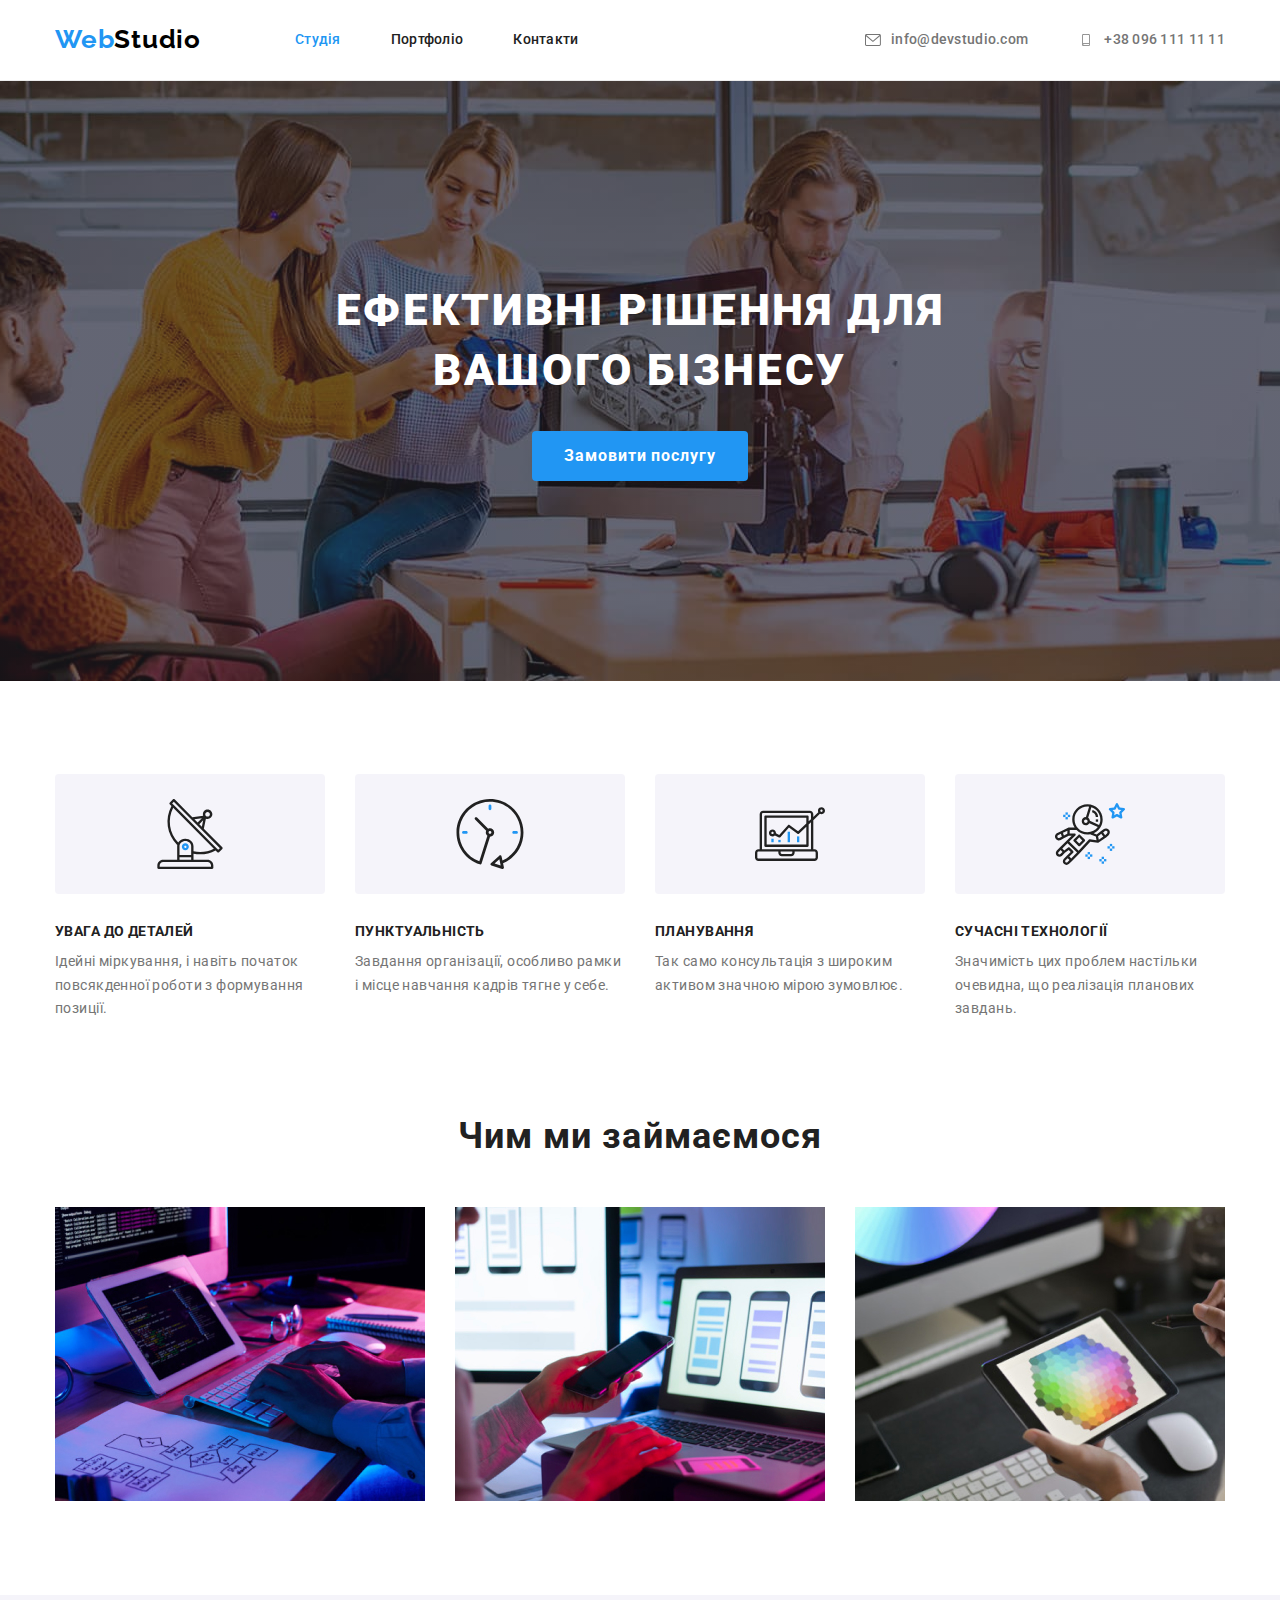
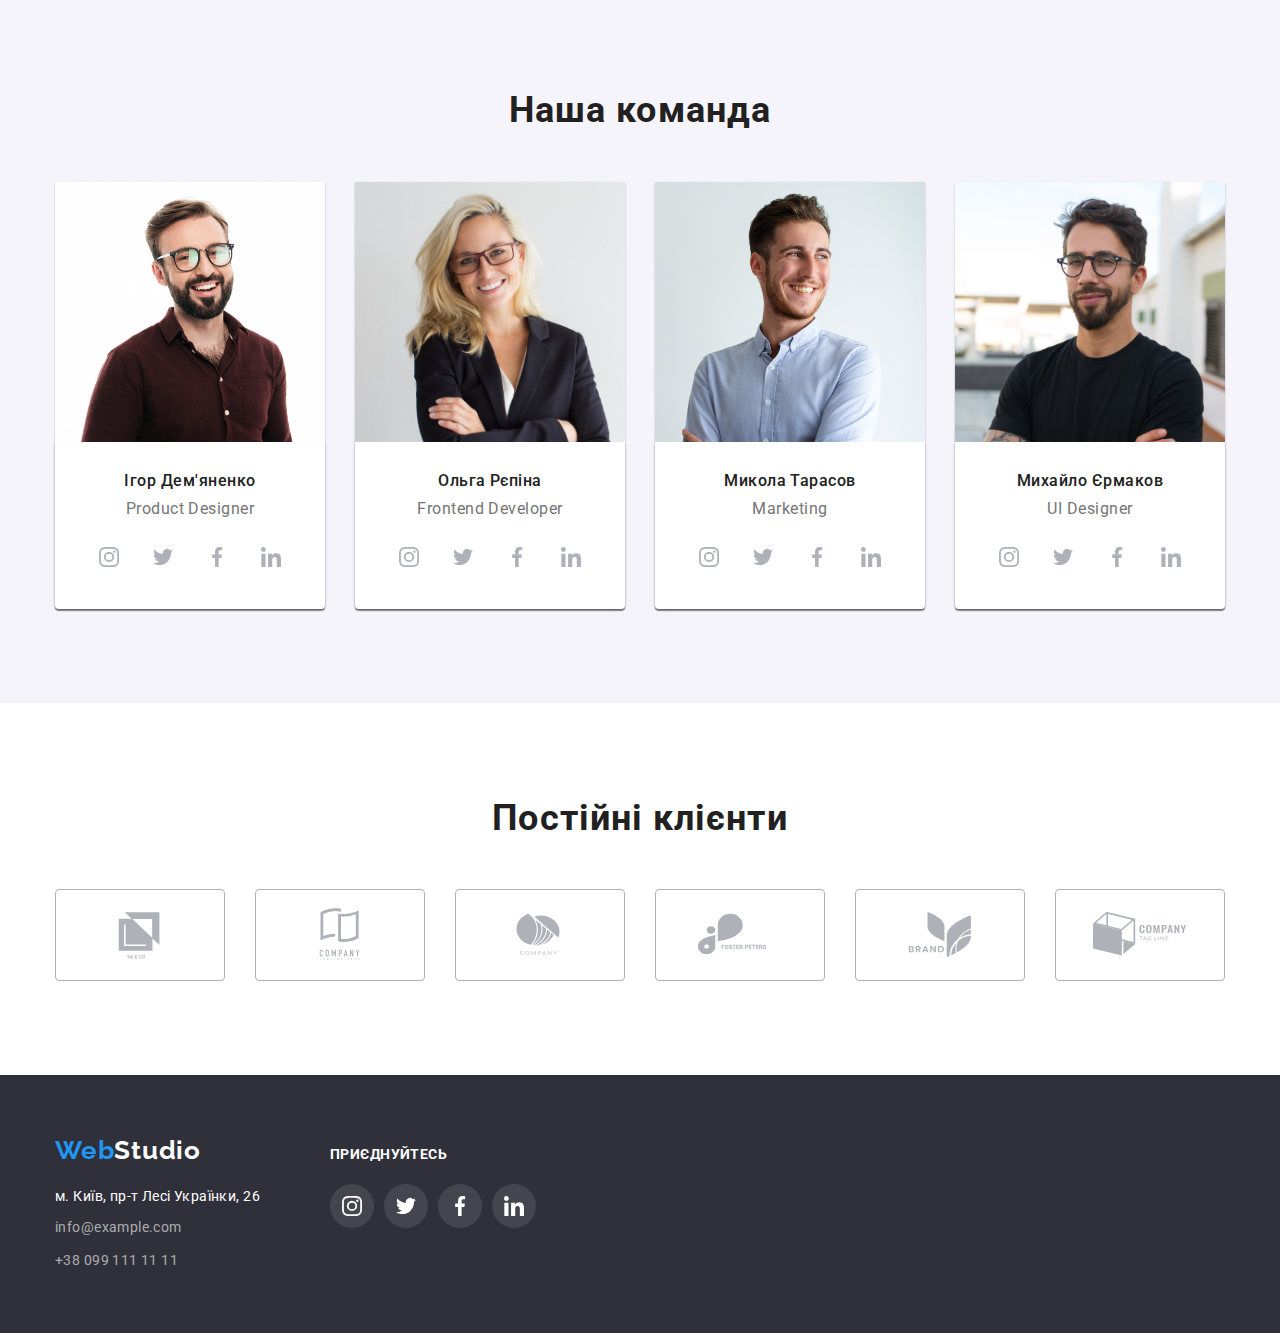
<file: index.html>
<!DOCTYPE html>
<html lang="uk">
  <head>
    <meta charset="UTF-8" />
    <meta http-equiv="X-UA-Compatible" content="IE=edge" />
    <meta name="viewport" content="width=device-width, initial-scale=1.0" />

    <title>Portfolio</title>

    <link rel="preconnect" href="https://fonts.googleapis.com" />
    <link rel="preconnect" href="https://fonts.gstatic.com" crossorigin />
    <link
      href="https://fonts.googleapis.com/css2?family=Raleway:wght@700&display=swap"
      rel="stylesheet"
    />

    <link rel="preconnect" href="https://fonts.googleapis.com" />
    <link rel="preconnect" href="https://fonts.gstatic.com" crossorigin />
    <link
      href="https://fonts.googleapis.com/css2?family=Roboto:wght@400;500;700;900&display=swap"
      rel="stylesheet"
    />
    <!-- Normalizer css -->
    <link
      rel="stylesheet"
      href="https://cdnjs.cloudflare.com/ajax/libs/modern-normalize/1.0.0/modern-normalize.min.css"
    />
    <!-- My css style -->
    <link rel="stylesheet" href="./css/styles.css" />
  </head>

  <body>
    <!--Header-->

    <header class="page-header">
      <div class="container page-header-container">
        <!--Main navigation-->
        <nav class="header-nav">
          <a href="./index.html" class="logo-header">
            <span class="logo-span">Web</span>Studio
          </a>

          <ul class="main-nav">
            <li class="current-item"><a href="./index.html">Студія</a></li>
            <li class="item"><a href="./portfolio.html">Портфоліо</a></li>
            <li class="item"><a href="#">Контакти</a></li>
          </ul>
        </nav>

        <!--Contacts-->
        <ul class="contact-nav">
          <li class="contact-item">
            <a
              href="mailto:info@devstudio.com"
              class="contact-link icon-envelope"
            >
              <svg class="contact-icon" width="16" height="12">
                <use href="./images/sprite.svg#icon-envelope"></use>
              </svg>
              info@devstudio.com
            </a>
          </li>
          <li class="contact-item">
            <a href="tel:+380961111111" class="contact-link">
              <svg class="contact-icon" width="16" height="12">
                <use href="./images/sprite.svg#icon-smartphone"></use>
              </svg>
              +38 096 111 11 11
            </a>
          </li>
        </ul>
      </div>
    </header>

    <main>
      <!--Шапка-->
      <!-- hero-section -->
      <section class="index-hero">
        <div class="container">
          <h1 class="index-hero-title">Ефективні рішення для вашого бізнесу</h1>
          <button type="button" class="index-hero-button">
            Замовити послугу
          </button>
        </div>
      </section>

      <!--Особливості-->
      <!-- specialities section -->

      <section class="index-aside">
        <div class="container">
          <!-- h2 must be hidden by css -->
          <h2 class="hidden-title">Особливості</h2>

          <ul class="index-aside-list">
            <li class="index-aside-item icon-antenna">
              <h3 class="aside-item item-header">УВАГА ДО ДЕТАЛЕЙ</h3>
              <p class="aside-item item-text">
                Ідейні міркування, і навіть початок повсякденної роботи з
                формування позиції.
              </p>
            </li>
            <li class="index-aside-item icon-clock">
              <h3 class="aside-item item-header">ПУНКТУАЛЬНІСТЬ</h3>
              <p class="aside-item item-text">
                Завдання організації, особливо рамки і місце навчання кадрів
                тягне у себе.
              </p>
            </li>
            <li class="index-aside-item icon-diagram">
              <h3 class="aside-item item-header">ПЛАНУВАННЯ</h3>
              <p class="aside-item item-text">
                Так само консультація з широким активом значною мірою зумовлює.
              </p>
            </li>
            <li class="index-aside-item icon-astronaut">
              <h3 class="aside-item item-header">СУЧАСНІ ТЕХНОЛОГІЇ</h3>
              <p class="aside-item item-text">
                Значимість цих проблем настільки очевидна, що реалізація
                планових завдань.
              </p>
            </li>
          </ul>
        </div>
      </section>

      <!--Чим ми займаємося-->
      <!-- worklist section -->

      <section class="index-work-section">
        <div class="container">
          <h2 class="worklist-title">Чим ми займаємося</h2>
          <ul class="index-worklist">
            <li class="index-worklist-item">
              <a href="">
                <img
                  src="images/img-1.jpg"
                  alt="Робота за комп'ютером"
                  height="294"
                  width="370"
                />
              </a>
            </li>
            <li>
              <a href="">
                <img
                  src="images/img-2.jpg"
                  alt="Робота за телефоном"
                  height="294"
                  width="370"
                />
              </a>
            </li>
            <li>
              <a href="">
                <img
                  src="images/img-3.jpg"
                  alt="Робота за планшетом"
                  height="294"
                  width="370"
                />
              </a>
            </li>
          </ul>
        </div>
      </section>

      <!--Наша команда-->
      <!-- teamlist section -->

      <section class="index-teamlist-section">
        <div class="container">
          <h2 class="index-teamlist-title">Наша команда</h2>
          <ul class="index-teamlist">
            <li class="index-teamlist-item">
              <img src="images/img-team-1.jpg" alt="Ігор Дем'яненко" />
              <div class="index-teamlist-item item-container">
                <h3 class="empolyees-name">Ігор Дем'яненко</h3>
                <p class="employees-position">Product Designer</p>
                <ul class="sm-list">
                  <li>
                    <a href="https://www.instagram.com/" class="smlist-link">
                      <svg class="smlist-icon">
                        <use href="./images/sprite.svg#icon-instagram"></use>
                      </svg>
                    </a>
                  </li>
                  <li>
                    <a href="https://www.twitter.com/" class="smlist-link">
                      <svg class="smlist-icon">
                        <use href="./images/sprite.svg#icon-twitter"></use>
                      </svg>
                    </a>
                  </li>
                  <li>
                    <a href="https://www.facebook.com" class="smlist-link">
                      <svg class="smlist-icon">
                        <use href="./images/sprite.svg#icon-facebook"></use>
                      </svg>
                    </a>
                  </li>
                  <li>
                    <a href="https://www.linkedin.com/" class="smlist-link">
                      <svg class="smlist-icon">
                        <use href="./images/sprite.svg#icon-linkedin"></use>
                      </svg>
                    </a>
                  </li>
                </ul>
              </div>
            </li>
            <li class="index-teamlist-item">
              <img src="images/img-team-2.jpg" alt="Ольга Рєпіна" />
              <div class="index-teamlist-item item-container">
                <h3 class="empolyees-name">Ольга Рєпіна</h3>
                <p class="employees-position">Frontend Developer</p>
                <ul class="sm-list">
                  <li>
                    <a href="https://www.instagram.com/" class="smlist-link">
                      <svg class="smlist-icon">
                        <use href="./images/sprite.svg#icon-instagram"></use>
                      </svg>
                    </a>
                  </li>
                  <li>
                    <a href="https://www.twitter.com/" class="smlist-link">
                      <svg class="smlist-icon">
                        <use href="./images/sprite.svg#icon-twitter"></use>
                      </svg>
                    </a>
                  </li>
                  <li>
                    <a href="https://www.facebook.com" class="smlist-link">
                      <svg class="smlist-icon">
                        <use href="./images/sprite.svg#icon-facebook"></use>
                      </svg>
                    </a>
                  </li>
                  <li>
                    <a href="https://www.linkedin.com/" class="smlist-link">
                      <svg class="smlist-icon">
                        <use href="./images/sprite.svg#icon-linkedin"></use>
                      </svg>
                    </a>
                  </li>
                </ul>
              </div>
            </li>
            <li class="index-teamlist-item">
              <img src="images/img-team-3.jpg" alt="Микола Тарасов" />
              <div class="index-teamlist-item item-container">
                <h3 class="empolyees-name">Микола Тарасов</h3>
                <p class="employees-position">Marketing</p>
                <ul class="sm-list">
                  <li>
                    <a href="https://www.instagram.com/" class="smlist-link">
                      <svg class="smlist-icon">
                        <use href="./images/sprite.svg#icon-instagram"></use>
                      </svg>
                    </a>
                  </li>
                  <li>
                    <a href="https://www.twitter.com/" class="smlist-link">
                      <svg class="smlist-icon">
                        <use href="./images/sprite.svg#icon-twitter"></use>
                      </svg>
                    </a>
                  </li>
                  <li>
                    <a href="https://www.facebook.com" class="smlist-link">
                      <svg class="smlist-icon">
                        <use href="./images/sprite.svg#icon-facebook"></use>
                      </svg>
                    </a>
                  </li>
                  <li>
                    <a href="https://www.linkedin.com/" class="smlist-link">
                      <svg class="smlist-icon">
                        <use href="./images/sprite.svg#icon-linkedin"></use>
                      </svg>
                    </a>
                  </li>
                </ul>
              </div>
            </li>
            <li class="index-teamlist-item">
              <img src="images/img-team-4.jpg" alt="Михайло Єрмаков" />
              <div class="index-teamlist-item item-container">
                <h3 class="empolyees-name">Михайло Єрмаков</h3>
                <p class="employees-position">UI Designer</p>
                <ul class="sm-list">
                  <li>
                    <a href="https://www.instagram.com/" class="smlist-link">
                      <svg lang="en" aria-label="instagram" class="smlist-icon">
                        <use href="./images/sprite.svg#icon-instagram"></use>
                      </svg>
                    </a>
                  </li>
                  <li>
                    <a href="https://www.twitter.com/" class="smlist-link">
                      <svg lang="en" aria-label="twitter" class="smlist-icon">
                        <use href="./images/sprite.svg#icon-twitter"></use>
                      </svg>
                    </a>
                  </li>
                  <li>
                    <a href="https://www.facebook.com" class="smlist-link">
                      <svg lang="en" aria-label="facebook" class="smlist-icon">
                        <use href="./images/sprite.svg#icon-facebook"></use>
                      </svg>
                    </a>
                  </li>
                  <li>
                    <a href="https://www.linkedin.com/" class="smlist-link">
                      <svg lang="en" aria-label="linkedin" class="smlist-icon">
                        <use href="./images/sprite.svg#icon-linkedin"></use>
                      </svg>
                    </a>
                  </li>
                </ul>
              </div>
            </li>
          </ul>
        </div>
      </section>

      <section class="index-clientlist-section">
        <div class="container">
          <h2 class="index-clientlist-title">Постійні клієнти</h2>
          <ul class="clientlist">
            <li class="clientlist-item">
              <a href="" class="clientlist-link">
                <svg aria-label="Ya & Co" class="clientlist-icon">
                  <use href="./images/sprite.svg#icon-client-company-1"></use>
                </svg>
              </a>
            </li>
            <li class="clientlist-item">
              <a href="" class="clientlist-link">
                <svg aria-label="Tag line here company" class="clientlist-icon">
                  <use href="./images/sprite.svg#icon-client-company-2"></use>
                </svg>
              </a>
            </li>
            <li class="clientlist-item">
              <a href="" class="clientlist-link">
                <svg aria-label="Company" class="clientlist-icon">
                  <use href="./images/sprite.svg#icon-client-company-3"></use>
                </svg>
              </a>
            </li>
            <li class="clientlist-item">
              <a href="" class="clientlist-link">
                <svg aria-label="Foster Peters" class="clientlist-icon">
                  <use href="./images/sprite.svg#icon-client-company-4"></use>
                </svg>
              </a>
            </li>
            <li class="clientlist-item">
              <a href="" class="clientlist-link">
                <svg aria-label="Brand" class="clientlist-icon">
                  <use href="./images/sprite.svg#icon-client-company-5"></use>
                </svg>
              </a>
            </li>
            <li class="clientlist-item">
              <a href="" class="clientlist-link">
                <svg aria-label="Tag line company" class="clientlist-icon">
                  <use href="./images/sprite.svg#icon-client-company-6"></use>
                </svg>
              </a>
            </li>
          </ul>
        </div>
      </section>
    </main>

    <!--Footer-->
    <footer class="footer">
      <div class="container footer-container">
        <div class="address-container">
          <!--Footer Logo-->
          <a href="./index.html" class="logo-footer">
            <span class="logo-span">Web</span>Studio
          </a>

          <!--Adress-->
          <address class="address">
            <ul class="address-list">
              <li class="address-list item-address">
                <a
                  href="https://goo.gl/maps/CPtrU1FHBa2aNyZL9"
                  target="_blank"
                  rel="noopener noreferrer nofollow"
                >
                  м. Київ, пр-т Лесі Українки, 26
                </a>
              </li>
              <li class="address-list item-link">
                <a href="mailto:info@example.com">info@example.com </a>
              </li>
              <li class="address-list item-link">
                <a href="tel:+380991111111">+38 099 111 11 11</a>
              </li>
            </ul>
          </address>
        </div>
        <div class="footer-smlist-container">
          <p class="footer-smlist-title">Приєднуйтесь</p>
          <ul class="footer-smlist">
            <li>
              <a href="https://www.instagram.com/" class="footer-smlist-link">
                <svg
                  lang="en"
                  aria-label="instagram"
                  class="footer-smlist-icon"
                >
                  <use href="./images/sprite.svg#icon-instagram"></use>
                </svg>
              </a>
            </li>
            <li>
              <a href="https://www.twitter.com/" class="footer-smlist-link">
                <svg lang="en" aria-label="twitter" class="footer-smlist-icon">
                  <use href="./images/sprite.svg#icon-twitter"></use>
                </svg>
              </a>
            </li>
            <li>
              <a href="https://www.facebook.com" class="footer-smlist-link">
                <svg lang="en" aria-label="facebook" class="footer-smlist-icon">
                  <use href="./images/sprite.svg#icon-facebook"></use>
                </svg>
              </a>
            </li>
            <li>
              <a href="https://www.linkedin.com/" class="footer-smlist-link">
                <svg lang="en" aria-label="linkedin" class="footer-smlist-icon">
                  <use href="./images/sprite.svg#icon-linkedin"></use>
                </svg>
              </a>
            </li>
          </ul>
        </div>
      </div>
    </footer>
  </body>
</html>
</file>
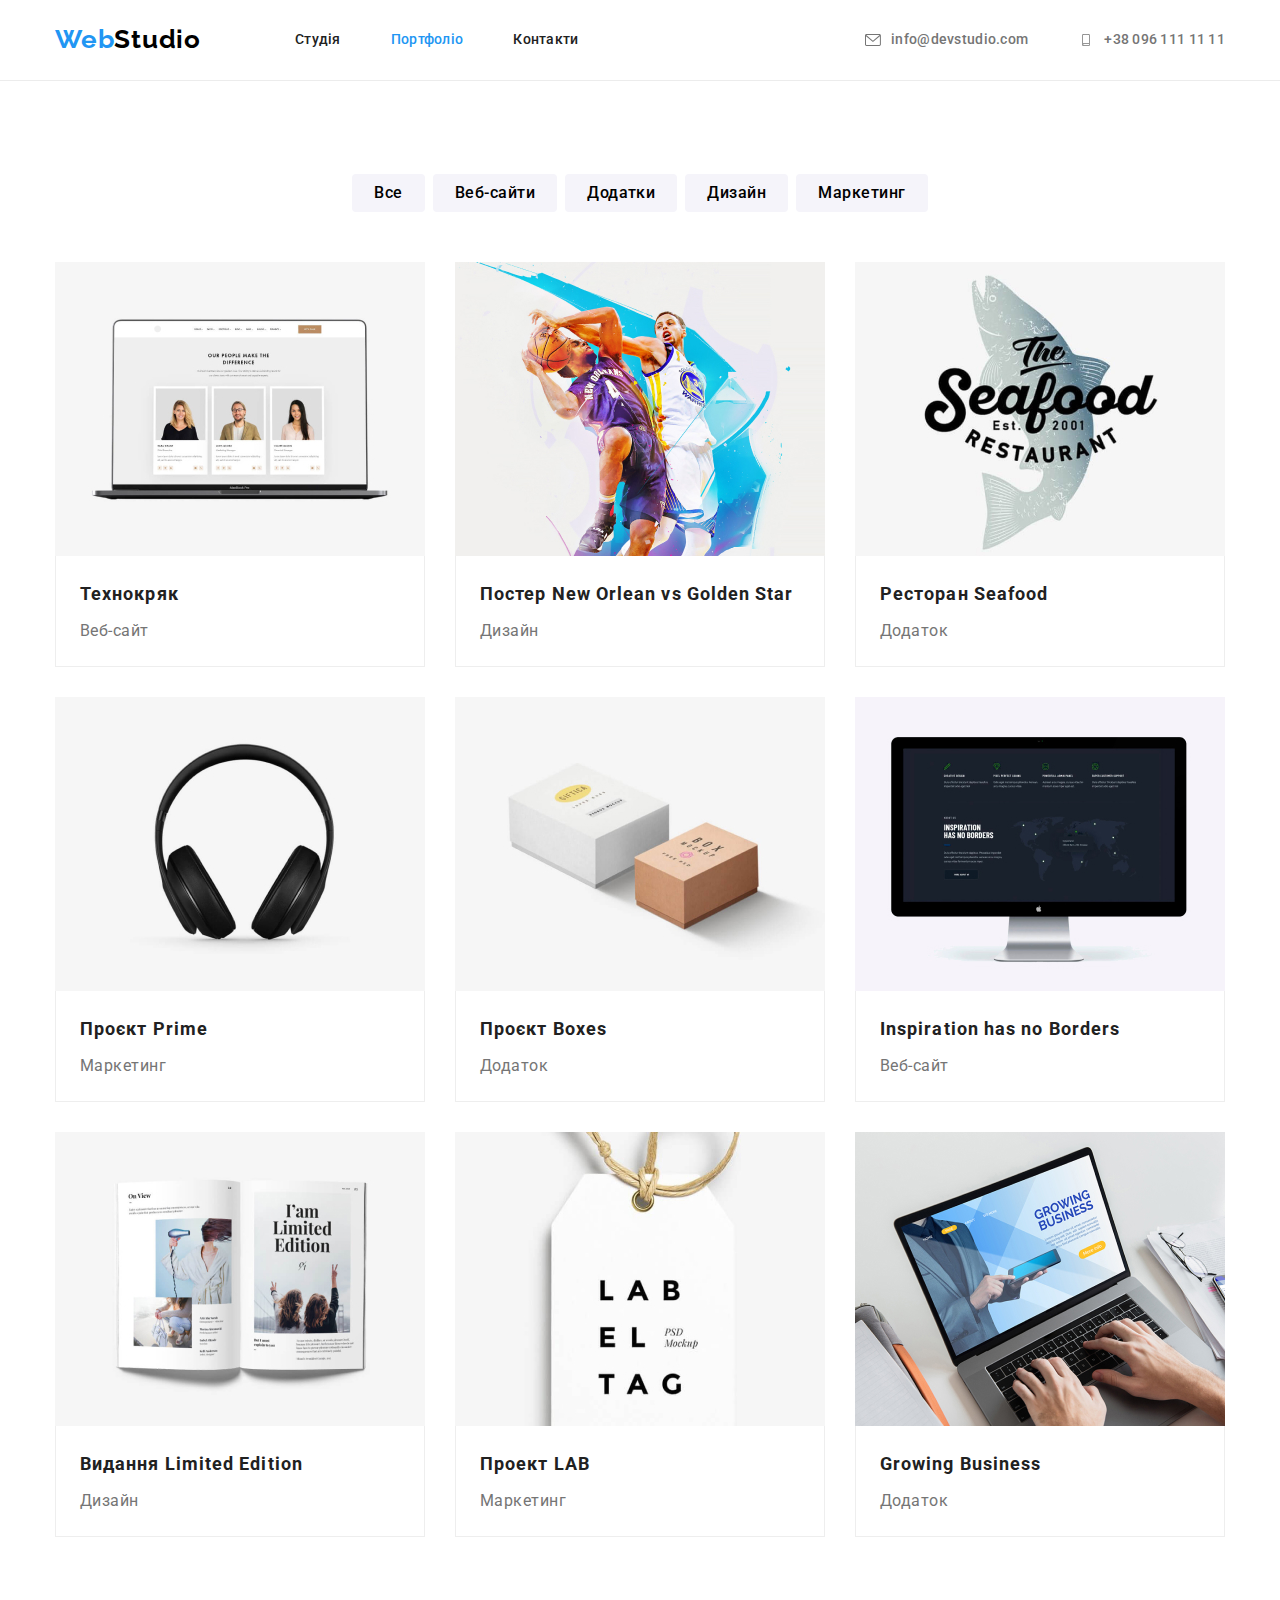
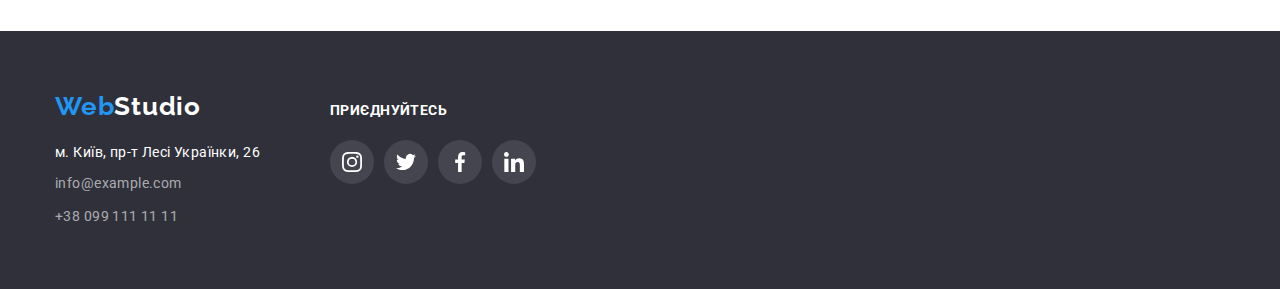
<file: portfolio.html>
<!DOCTYPE html>
<html lang="uk">
  <head>
    <meta charset="UTF-8" />
    <meta http-equiv="X-UA-Compatible" content="IE=edge" />
    <meta name="viewport" content="width=device-width, initial-scale=1.0" />

    <title>Portfolio</title>

    <link rel="preconnect" href="https://fonts.googleapis.com" />
    <link rel="preconnect" href="https://fonts.gstatic.com" crossorigin />
    <link
      href="https://fonts.googleapis.com/css2?family=Raleway:wght@700&display=swap"
      rel="stylesheet"
    />

    <link rel="preconnect" href="https://fonts.googleapis.com" />
    <link rel="preconnect" href="https://fonts.gstatic.com" crossorigin />
    <link
      href="https://fonts.googleapis.com/css2?family=Roboto:wght@400;500;700;900&display=swap"
      rel="stylesheet"
    />
    <!-- Normalizer css -->
    <link
      rel="stylesheet"
      href="https://cdnjs.cloudflare.com/ajax/libs/modern-normalize/1.0.0/modern-normalize.min.css"
    />
    <!-- My css style -->
    <link rel="stylesheet" href="./css/styles.css" />
  </head>

  <body>
    <!--Header-->

    <header class="page-header">
      <div class="container page-header-container">
        <!--Main navigation-->
        <nav class="header-nav">
          <a href="./index.html" class="logo-header">
            <span class="logo-span">Web</span>Studio
          </a>

          <ul class="main-nav">
            <li class="item"><a href="./index.html">Студія</a></li>
            <li class="current-item">
              <a href="./portfolio.html">Портфоліо</a>
            </li>
            <li class="item"><a href="#">Контакти</a></li>
          </ul>
        </nav>

        <!--Contacts-->
        <ul class="contact-nav">
          <li class="contact-item">
            <a
              href="mailto:info@devstudio.com"
              class="contact-link icon-envelope"
            >
              <svg class="contact-icon" width="16" height="12">
                <use href="./images/sprite.svg#icon-envelope"></use>
              </svg>
              info@devstudio.com
            </a>
          </li>
          <li class="contact-item">
            <a href="tel:+380961111111" class="contact-link">
              <svg class="contact-icon" width="16" height="12">
                <use href="./images/sprite.svg#icon-smartphone"></use>
              </svg>
              +38 096 111 11 11
            </a>
          </li>
        </ul>
      </div>
    </header>

    <main class="main">
      <!--Portfolio gallery-->
      <div class="container">
        <section class="portfolio-section">
          <!-- h2 must be hidden by css -->
          <h1 class="hidden-title">Портфоліо</h1>

          <!--Gallery navgation-->
          <ul class="gallery-nav">
            <li class="gallery-nav-item">
              <button type="button">Все</button>
            </li>
            <li class="gallery-nav-item">
              <button type="button">Веб-сайти</button>
            </li>
            <li class="gallery-nav-item">
              <button type="button">Додатки</button>
            </li>
            <li class="gallery-nav-item">
              <button type="button">Дизайн</button>
            </li>
            <li class="gallery-nav-item">
              <button type="button">Маркетинг</button>
            </li>
          </ul>

          <!--Gallery-->

          <ul class="gallery">
            <li class="gallery-item">
              <a href="" class="gallery-item-box">
                <img
                  src="./images/project-1.jpg"
                  alt="Веб-сайт Технокряк"
                  width="370"
                  height="294"
                />
                <div class="gallery-item descr-container">
                  <h3 class="gallery-item-header">Технокряк</h3>
                  <p class="gallery-item-text">Веб-сайт</p>
                </div>
              </a>
            </li>

            <li class="gallery-item">
              <a href="" class="gallery-item-box">
                <img
                  src="./images/project-2.jpg"
                  alt="Постер New Orlean"
                  width="370"
                  height="294"
                />
                <div class="gallery-item descr-container">
                  <h3 class="gallery-item-header">
                    Постер New Orlean vs Golden Star
                  </h3>
                  <p class="gallery-item-text">Дизайн</p>
                </div>
              </a>
            </li>

            <li class="gallery-item">
              <a href="" class="gallery-item-box">
                <img
                  src="./images/project-3.jpg"
                  alt="Додаток Ресторан Seafood"
                  width="370"
                  height="294"
                />
                <div class="gallery-item descr-container">
                  <h3 class="gallery-item-header">Ресторан Seafood</h3>
                  <p class="gallery-item-text">Додаток</p>
                </div>
              </a>
            </li>

            <li class="gallery-item">
              <a href="" class="gallery-item-box">
                <img
                  src="./images/project-4.jpg"
                  alt="Маркетинг Проєкт Prime"
                  width="370"
                  height="294"
                />
                <div class="gallery-item descr-container">
                  <h3 class="gallery-item-header">Проєкт Prime</h3>
                  <p class="gallery-item-text">Маркетинг</p>
                </div>
              </a>
            </li>

            <li class="gallery-item">
              <a href="" class="gallery-item-box">
                <img
                  src="./images/project-5.jpg"
                  alt="Додаток Проєкт Boxes"
                  width="370"
                  height="294"
                />
                <div class="gallery-item descr-container">
                  <h3 class="gallery-item-header">Проєкт Boxes</h3>
                  <p class="gallery-item-text">Додаток</p>
                </div>
              </a>
            </li>

            <li class="gallery-item">
              <a href="" class="gallery-item-box">
                <img
                  src="./images/project-6.jpg"
                  alt="Веб-сайт Inspiration has no Borders"
                  width="370"
                  height="294"
                />
                <div class="gallery-item descr-container">
                  <h3 class="gallery-item-header">
                    Inspiration has no Borders
                  </h3>
                  <p class="gallery-item-text">Веб-сайт</p>
                </div>
              </a>
            </li>

            <li class="gallery-item">
              <a href="" class="gallery-item-box">
                <img
                  src="./images/project-7.jpg"
                  alt="Дизайн Видання Limited Edition"
                  width="370"
                  height="294"
                />
                <div class="gallery-item descr-container">
                  <h3 class="gallery-item-header">Видання Limited Edition</h3>
                  <p class="gallery-item-text">Дизайн</p>
                </div>
              </a>
            </li>

            <li class="gallery-item">
              <a href="" class="gallery-item-box">
                <img
                  src="./images/project-8.jpg"
                  alt="Маркетинг Проект LAB"
                  width="370"
                  height="294"
                />
                <div class="gallery-item descr-container">
                  <h3 class="gallery-item-header">Проект LAB</h3>
                  <p class="gallery-item-text">Маркетинг</p>
                </div>
              </a>
            </li>

            <li class="gallery-item">
              <a href="" class="gallery-item-box">
                <img
                  src="./images/project-9.jpg"
                  alt="Додаток Growing Business"
                  width="370"
                  height="294"
                />
                <div class="gallery-item descr-container">
                  <h3 class="gallery-item-header">Growing Business</h3>
                  <p class="gallery-item-text">Додаток</p>
                </div>
              </a>
            </li>
          </ul>
        </section>
      </div>
    </main>

    <!--Footer-->
    <footer class="footer">
      <div class="container footer-container">
        <div class="address-container">
          <!--Footer Logo-->
          <a href="./index.html" class="logo-footer">
            <span class="logo-span">Web</span>Studio
          </a>

          <!--Adress-->
          <address class="address">
            <ul class="address-list">
              <li class="address-list item-address">
                <a
                  href="https://goo.gl/maps/CPtrU1FHBa2aNyZL9"
                  target="_blank"
                  rel="noopener noreferrer nofollow"
                >
                  м. Київ, пр-т Лесі Українки, 26
                </a>
              </li>
              <li class="address-list item-link">
                <a href="mailto:info@example.com">info@example.com </a>
              </li>
              <li class="address-list item-link">
                <a href="tel:+380991111111">+38 099 111 11 11</a>
              </li>
            </ul>
          </address>
        </div>
        <div class="footer-smlist-container">
          <p class="footer-smlist-title">Приєднуйтесь</p>
          <ul class="footer-smlist">
            <li>
              <a href="https://www.instagram.com/" class="footer-smlist-link">
                <svg
                  lang="en"
                  aria-label="instagram"
                  class="footer-smlist-icon"
                >
                  <use href="./images/sprite.svg#icon-instagram"></use>
                </svg>
              </a>
            </li>
            <li>
              <a href="https://www.twitter.com/" class="footer-smlist-link">
                <svg lang="en" aria-label="twitter" class="footer-smlist-icon">
                  <use href="./images/sprite.svg#icon-twitter"></use>
                </svg>
              </a>
            </li>
            <li>
              <a href="https://www.facebook.com" class="footer-smlist-link">
                <svg lang="en" aria-label="facebook" class="footer-smlist-icon">
                  <use href="./images/sprite.svg#icon-facebook"></use>
                </svg>
              </a>
            </li>
            <li>
              <a href="https://www.linkedin.com/" class="footer-smlist-link">
                <svg lang="en" aria-label="linkedin" class="footer-smlist-icon">
                  <use href="./images/sprite.svg#icon-linkedin"></use>
                </svg>
              </a>
            </li>
          </ul>
        </div>
      </div>
    </footer>
  </body>
</html>
</file>
<file: css/styles.css>
:root {
  --body-text-color: rgba(33, 33, 33, 100%);
  --logo-text-color: rgba(0, 0, 0, 100%);
  --blue-color: rgba(33, 150, 243, 100%);
  --list-text-color: rgba(117, 117, 117, 100%);
  --body-background-color: rgba(255, 255, 255, 100%);
  --grey-background-color: rgba(245, 244, 250, 100%);
  --footer-background-color: rgba(47, 48, 58, 100%);
  --address-text-color: rgba(255, 255, 255, 60%);
  --header-border-color: rgba(236, 236, 236, 100%);
  --portfolio-item-border-color: rgba(238, 238, 238, 100%);
  --hero-image-overlay-color: rgba(47, 48, 58, 40%);
  --hero-image-background-color: rgba(196, 196, 196, 100%);
  --socialmedia-icon-color: rgba(175, 177, 184, 100%);
  --footer-smlist-icon: rgba(255, 255, 255, 10%);
}

html {
  box-sizing: border-box;
}
/* Border-box */
*,
*::before,
*::after {
  box-sizing: inherit;
}

body {
  background-color: var(--body-background-color);
  color: var(--body-text-color);
  font-family: "Roboto", sans-serif;
}

.container {
  width: 1200px;
  margin-left: auto;
  margin-right: auto;
  padding-left: 15px;
  padding-right: 15px;
}

h1,
h2,
h3,
h4,
p {
  margin-top: 0;
  margin-bottom: 0;
}

ul,
ol {
  margin-top: 0;
  margin-bottom: 0;
  padding: 0;
  list-style: none;
}

img {
  display: block;
  max-width: 100%;
  height: auto;
}

a {
  text-decoration: none;
}

/* header*/

.page-header {
  background-color: var(--body-background-color);
  border-bottom: 1px solid;
  border-color: var(--header-border-color);

  /* outline: 2px dashed blue; */
}

.page-header-container {
  display: flex;
  justify-content: space-between;
  align-items: center;
}

/* logo */

.logo-header {
  display: block;
  padding-top: 24px;
  padding-bottom: 25px;
  margin-right: 94px;

  font-family: "Raleway", sans-serif;
  font-weight: 700;
  font-size: 26px;
  line-height: 1.19;
  color: var(--logo-text-color);
  letter-spacing: 0.03em;

  /* outline: 2px solid blue; */
}

.logo-span {
  font-family: "Raleway", sans-serif;
  font-weight: 700;
  font-size: 26px;
  line-height: 1.19;
  color: var(--blue-color);
  letter-spacing: 0.03em;
}

.logo-header:hover,
.logo-header:focus {
  color: var(--blue-color);
}

/* site navigation */

.header-nav {
  display: flex;
  flex-direction: row;
  justify-content: space-between;

  /* outline: 2px solid blue; */
}

.main-nav {
  display: flex;
  flex-direction: row;

  gap: 50px;
  /* outline: 2px solid blue; */
}

.main-nav a {
  display: block;
  padding-top: 32px;
  padding-bottom: 32px;

  font-weight: 500;
  font-size: 14px;
  line-height: 1.14;
  color: inherit;
  letter-spacing: 0.02em;
}

.current-item a {
  color: var(--blue-color);
}

/* header-contact */

.contact-nav {
  display: flex;
  column-gap: 50px;

  /* outline: 2px solid blue; */
}

.contact-link {
  display: flex;
  align-items: center;
  /* justify-content: space-between; */
}

.contact-link {
  display: flex;
  align-items: center;
  justify-content: center;
  column-gap: 10px;
  padding-top: 32px;
  padding-bottom: 32px;

  font-weight: 500;
  font-size: 14px;
  line-height: 1.14;
  letter-spacing: 0.02em;
  color: var(--list-text-color);
}

.contact-icon {
  fill: currentColor;
}

/* hover and focus */

.main-nav .item:hover,
.contact-nav .contact-link:hover,
.main-nav .item:focus,
.contact-nav .contact-link:focus {
  color: var(--blue-color);
}

/* студія main section */

/* hero-section */

.index-hero {
  margin-bottom: 0;
  padding-top: 200px;
  padding-bottom: 200px;
  text-align: center;
  max-width: 1600px;
  max-height: 600px;
  margin-left: auto;
  margin-right: auto;
  background-color: var(--hero-image-overlay-color);
  background-image: linear-gradient(
      to right,
      var(--hero-image-overlay-color),
      var(--hero-image-overlay-color)
    ),
    url(../images/hero-image.jpg);

  background-repeat: no-repeat;
  background-position: center;
  background-size: cover;

  /* outline: 2px dashed red; */
}

.index-hero-title {
  width: 696px;
  margin: 0 auto 30px auto;

  color: var(--body-background-color);
  font-weight: 900;
  font-size: 44px;
  line-height: 1.36;
  text-align: center;
  text-transform: uppercase;
  letter-spacing: 0.06em;

  /* outline: 2px solid red; */
}

.index-hero-button {
  width: 216px;
  height: 50px;
  background-color: var(--blue-color);
  border: none;
  border-radius: 4px;
  cursor: pointer;
  font-weight: 700;
  font-size: 16px;
  color: var(--body-background-color);
  line-height: 1.88;
  letter-spacing: 0.06em;

  /* outline: 2px solid red; */
}

.index-hero-button:focus {
  background-color: var(--blue-color);
}

/* specialities section */

.index-aside {
  margin: top 0;
  padding-top: 94px;

  /* outline: 2px dashed forestgreen; */
}

/*  hidden h1 + h2 titles on main and portfolio pages */
.hidden-title {
  white-space: nowrap;
  width: 1px;
  height: 1px;
  overflow: hidden;
  border: 0;
  padding: 0;
  clip: rect(0 0 0 0);
  clip-path: inset(50%);
  margin: -1px;
}

.index-aside-list {
  list-style: none;
  display: flex;
  justify-content: space-between;
}

.index-aside-item {
  width: 270px;
  margin-right: 30px;
  /* outline: 2px solid forestgreen; */
}

.index-aside-item:last-child {
  margin-right: 0;
}

.index-aside-item::before {
  display: block;
  content: "";
  height: 120px;

  background-repeat: no-repeat;
  background-position: 50% 50%;
  background-color: var(--grey-background-color);
  margin-bottom: 30px;
  border-radius: 4px;
  /* outline: 1px solid black; */
}

.icon-antenna::before {
  background-image: url(../images/antenna.svg);
}

.icon-clock::before {
  background-image: url(../images/clock.svg);
}

.icon-diagram::before {
  background-image: url(../images/diagram.svg);
}

.icon-astronaut::before {
  background-image: url(../images/astronaut.svg);
}

.item-header {
  font-weight: 700;
  font-size: 14px;
  line-height: 1.14;
  text-transform: uppercase;
  letter-spacing: 0.03em;
  margin-bottom: 10px;
}

.item-text {
  font-weight: 400;
  font-size: 14px;
  line-height: 1.71;
  color: var(--list-text-color);
  letter-spacing: 0.03em;
}

/* worklist section */

.index-work-section {
  margin: top 0;
  padding-top: 94px;
  padding-bottom: 94px;
  /* outline: 2px dashed tomato; */
}

.index-work-section a:hover,
.index-work-section a:focus {
  color: var(--blue-color);
}

.index-worklist {
  list-style: none;
  display: flex;
  flex-direction: row;
  justify-content: space-between;
}

.index-worklist img {
  display: block;
}

.worklist-title {
  font-weight: 700;
  font-size: 36px;
  line-height: 1.17;
  text-align: center;
  letter-spacing: 0.03em;
  margin-bottom: 50px;
}

/* teamlist section */

.index-teamlist-section {
  background-color: var(--grey-background-color);
  padding-top: 94px;
  padding-bottom: 94px;
  text-align: center;

  /* outline: 2px dashed orchid; */
}

.index-teamlist {
  list-style: none;
  display: flex;
  flex-direction: row;
  justify-content: space-between;
}

.index-teamlist-item {
  background-color: var(--body-background-color);
  width: 270px;
  margin-right: 30px;
  border-radius: 0px 0px 4px 4px;
  box-shadow: 0px 1px 3px rgba(0, 0, 0, 0.12), 0px 1px 1px rgba(0, 0, 0, 0.14),
    0px 2px 1px rgba(0, 0, 0, 0.2);

  /* outline: 2px solid orchid; */
}

.index-teamlist-item:last-child {
  margin-right: 0;
}

.index-teamlist-title {
  font-weight: 700;
  font-size: 36px;
  line-height: 1.17;
  text-align: center;
  letter-spacing: 0.03em;
  margin-bottom: 50px;
}

.item-container {
  margin-top: 0px;
  padding: 30px 0;

  background-color: var(--body-background-color);
}

.empolyees-name {
  font-weight: 500;
  font-size: 16px;
  line-height: 1.18;
  letter-spacing: 0.03em;
  margin-bottom: 10px;
}

.employees-position {
  font-weight: 400;
  font-size: 16px;
  line-height: 1.18;
  color: var(--list-text-color);
  letter-spacing: 0.03em;
  margin-bottom: 16px;
}

.sm-list {
  list-style: none;
  display: flex;
  justify-content: center;
  column-gap: 10px;
}

.smlist-link {
  display: flex;
  align-items: center;
  justify-content: center;
  width: 44px;
  height: 44px;
  border-radius: 50%;
  background-color: var(--body-background-color);
}

.smlist-link:hover,
.smlist-link:focus {
  background-color: var(--blue-color);
}

.smlist-icon {
  width: 20px;
  height: 20px;
  fill: var(--socialmedia-icon-color);
}

.smlist-link:hover .smlist-icon,
.smlist-link:focus .smlist-icon {
  fill: var(--body-background-color);
}

/* Clientlist section */

.index-clientlist-section {
  text-align: center;
  padding-top: 94px;
  padding-bottom: 94px;

  background-color: var(--body-background-color);
}

.index-clientlist-title {
  font-weight: 700;
  font-size: 36px;
  line-height: 1.17;
  letter-spacing: 0.03em;
  margin-bottom: 50px;
}

.clientlist {
  display: flex;
  justify-content: center;

  column-gap: 30px;
}

.clientlist-link {
  display: flex;
  align-items: center;
  justify-content: center;
  width: 170px;
  height: 92px;

  border: 1px solid;
  border-color: var(--socialmedia-icon-color);
  border-radius: 4px;
}

.clientlist-link:hover,
.clientlist-link:focus {
  fill: var(--blue-color);
  border-color: var(--blue-color);
}

.clientlist-icon {
  width: 106px;
  height: 60px;
  fill: var(--socialmedia-icon-color);
}

.clientlist-link:hover .clientlist-icon,
.clientlist-link:focus .clientlist-icon {
  fill: var(--blue-color);
}

/* портфоліо main section*/

.main {
}

.portfolio-section {
  padding-top: 94px;
  padding-bottom: 94px;

  background-color: var(--body-background-color);

  /* outline: 2px dashed seagreen; */
}
/* gallery navigation */

.gallery-nav {
  display: flex;
  flex-direction: row;
  justify-content: center;
  align-items: center;

  margin-bottom: 50px;

  /* outline: 2px dashed peru; */
}

.gallery-nav-item:nth-child(n + 2) {
  margin-left: 8px;
}

.gallery-nav button {
  height: 38px;
  cursor: pointer;
  background-color: var(--grey-background-color);
  border: none;
  border-radius: 4px;
  font-weight: 500;
  font-size: 16px;
  line-height: 1.63;
  text-align: center;
  letter-spacing: 0.03em;
  padding: 6px 22px;
}

.gallery-nav button:focus,
.gallery-nav button:hover {
  background-color: var(--blue-color);
  color: var(--body-background-color);
  box-shadow: 0px 3px 1px rgba(0, 0, 0, 0.1), 0px 1px 2px rgba(0, 0, 0, 0.08),
    0px 2px 2px rgba(0, 0, 0, 0.12);
}

/* gallery */

.gallery {
  display: flex;
  flex-wrap: wrap;
  justify-content: space-between;
  gap: 30px;

  /* outline: 2px dashed seagreen; */
}

.gallery-item {
  width: 370px;

  /* outline: 2px solid seagreen; */
}

.gallery-item:nth-child(n + 6) {
  margin-bottom: 0px;
}

.gallery-item:nth-child(3n) {
  margin-right: 0;
}

.gallery-item-box {
  display: block;
}

.gallery-item-box:hover,
.gallery-item-box:focus {
  box-sizing: border-box;
  box-shadow: 0px 1px 1px rgba(0, 0, 0, 0.12), 0px 4px 4px rgba(0, 0, 0, 0.06),
    1px 4px 6px rgba(0, 0, 0, 0.16);
}

.descr-container {
  margin-top: 0px;
  padding: 20px 24px;

  background-color: var(--body-background-color);

  border: 1px solid;
  border-top: 0px;
  border-color: var(--portfolio-item-border-color);
}

.gallery-item-header {
  margin-bottom: 4px;
  color: var(--body-text-color);
  font-weight: 700;
  font-size: 18px;
  line-height: 2;
  letter-spacing: 0.06em;
}

.gallery-item-text {
  font-weight: 400;
  font-size: 16px;
  line-height: 1.875;
  color: var(--list-text-color);
  letter-spacing: 0.03em;
}

/* footer*/

.footer {
  padding-top: 60px;
  padding-bottom: 60px;

  background-color: var(--footer-background-color);

  /* outline: 2px dashed peru; */
}

.container.footer-container {
  display: flex;
  align-items: baseline;

  width: 1200px;
  margin-left: auto;
  margin-right: auto;
  padding-left: 15px;
  padding-right: 15px;
}

.address-container {
  margin-right: 70px;
}

/* Footer logo*/

.logo-footer {
  display: block;
  margin-top: 0;
  margin-bottom: 20px;

  font-family: "Raleway", sans-serif;
  font-weight: 700;
  font-size: 26px;
  line-height: 1.19;
  color: var(--body-background-color);
  letter-spacing: 0.03em;

  /* outline: 2px solid peru; */
}

.logo-footer:hover,
.logo-footer:focus {
  color: var(--blue-color);
}

/* Address list */

.address-list {
  /* outline: 2px solid peru; */
}

.item-address,
.item-link {
  margin-bottom: 9px;
}

.address-list li:last-child {
  margin-bottom: 0;
}

.address-list a:hover,
.address-list a:focus {
  color: var(--blue-color);
}

.item-address a {
  font-style: normal;
  font-weight: 400;
  font-size: 14px;
  line-height: 1.5;
  color: var(--body-background-color);
  letter-spacing: 0.03em;
}

.item-link a {
  font-style: normal;
  font-weight: 400;
  font-size: 14px;
  line-height: 1.71;
  color: var(--address-text-color);
  letter-spacing: 0.03em;
}

/* Footer smlist */

.footer-smlist-container {
}

.footer-smlist-title {
  margin-bottom: 20px;

  font-weight: 700;
  font-size: 14px;
  line-height: 1.33;
  letter-spacing: 0.03em;
  text-transform: uppercase;
  color: var(--body-background-color);
}

.footer-smlist {
  list-style: none;
  display: flex;
  justify-content: center;
  column-gap: 10px;
}

.footer-smlist-link {
  display: flex;
  align-items: center;
  justify-content: center;
  width: 44px;
  height: 44px;

  border-radius: 50%;
  background-color: var(--footer-smlist-icon);
}

.footer-smlist-link:hover,
.footer-smlist-link:focus {
  background-color: var(--blue-color);
}

.footer-smlist-icon {
  width: 20px;
  height: 20px;

  fill: var(--body-background-color);
}
</file>
